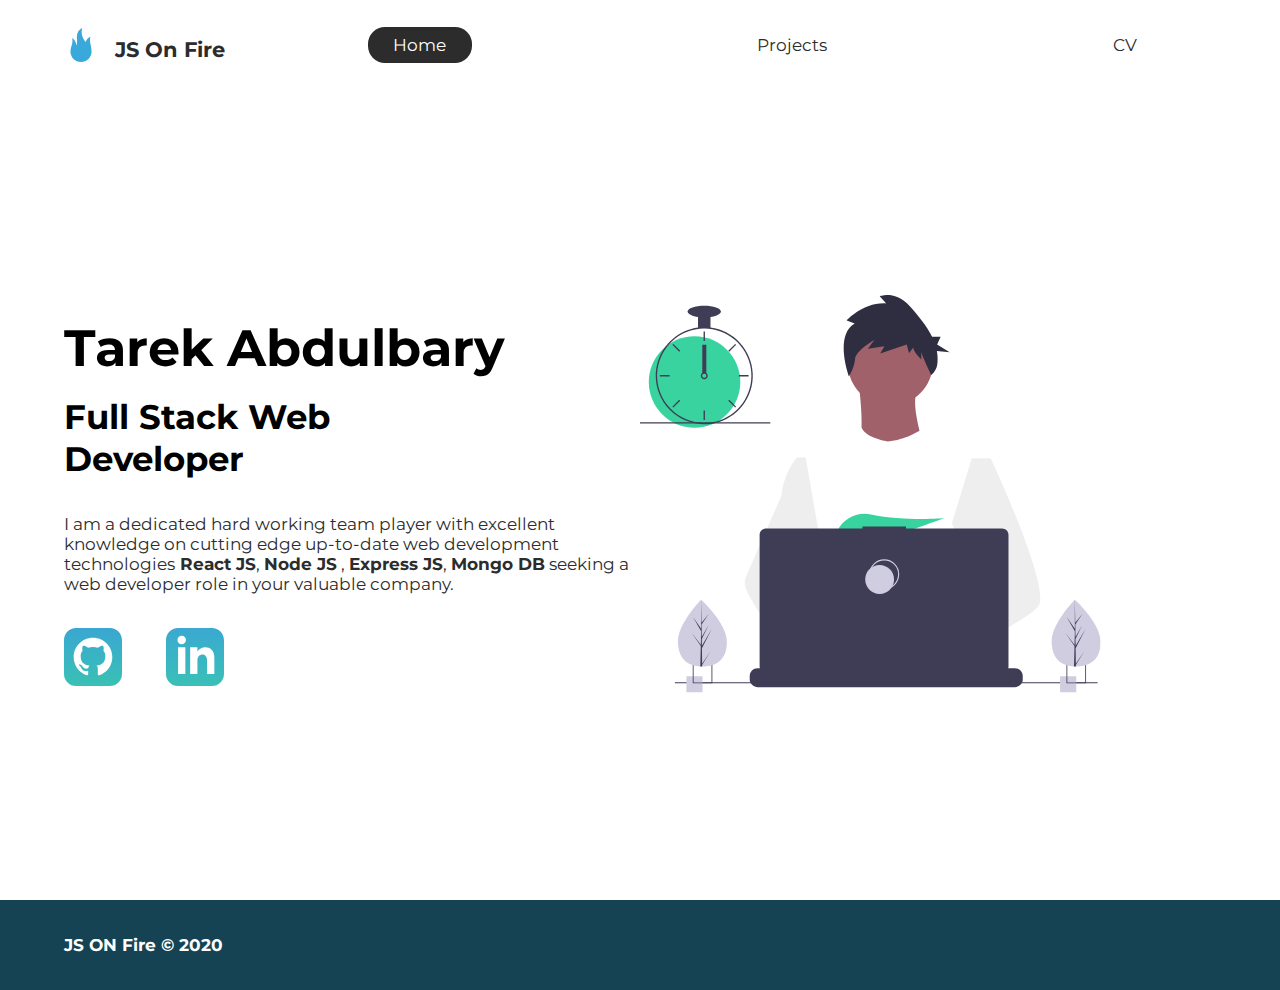
<file: index.html>
<!DOCTYPE html>
<html lang="en">
  <head>
    <meta charset="UTF-8" />
    <meta name="viewport" content="width=device-width, initial-scale=1.0" />
    <meta http-equiv="X-UA-Compatible" content="ie=edge" />
    <meta
      name="description"
      content="Tarek Abdulbary is a full stack web developer who specializes in React JS, ,Express JS,Node JS,Mongo DB,"
    />
    <meta name="robots" content="index,follow" />
    <link rel="icon" href="./img/me.svg" />
    <link
      href="https://fonts.googleapis.com/css?family=Montserrat:400,500&display=swap"
      rel="stylesheet"
    />
    <link
      rel="stylesheet"
      href="https://pro.fontawesome.com/releases/v5.10.0/css/all.css"
      integrity="sha384-AYmEC3Yw5cVb3ZcuHtOA93w35dYTsvhLPVnYs9eStHfGJvOvKxVfELGroGkvsg+p"
      crossorigin="anonymous"
    />
    <link rel="stylesheet" href="./styles/style.css" />
    <title>Tarek Abdulbary | Full Stack Developer</title>
  </head>
  <body>
    <header class="main-head">
      <nav>
        <a href="#">
          <div class="logo">
            <img
              src="./icons/fire-svgrepo-com.svg"
              class="fire-logo"
              alt="logo"
            />
            <h1>JS On Fire</h1>
          </div>
        </a>
        <ul>
          <li><a class="active" href="#">Home</a></li>
          <li><a href="./projects/">Projects</a></li>
          <li><a href="./cv/">CV</a></li>
        </ul>
      </nav>
    </header>
    <section class="intro">
      <div class="intro-text">
        <h2>Tarek Abdulbary</h2>
        <h3>
          Full Stack Web <br />
          Developer
        </h3>
        <p>
          I am a dedicated hard working team player with excellent knowledge on
          cutting edge up-to-date web development technologies<span
            class="tech"
          >
            React JS</span
          >, <span class="tech">Node JS</span> ,
          <span class="tech">Express JS</span>,
          <span class="tech">Mongo DB</span> seeking a web developer role in
          your valuable company.
        </p>
        <div class="intro-social">
          <a href="https://github.com/tarekRafat"
            ><img src="./icons/github.svg" alt="github-social-link"
          /></a>
          <a href="https://www.linkedin.com/in/trabdulbary/"
            ><img src="./icons/linked-in.svg" alt="linkedin-social-link"
          /></a>
        </div>
      </div>
      <div class="intro-images">
        <svg
          width="799"
          height="690"
          viewBox="0 0 799 690"
          fill="none"
          xmlns="http://www.w3.org/2000/svg"
        >
          <g id="undraw_dev_productivity_umsq (1) 1" clip-path="url(#clip0)">
            <path
              id="Vector"
              d="M516.92 624.636C516.92 624.636 512.16 626.266 504.42 628.576C487.31 633.706 455.65 642.216 428.82 643.916C405.72 645.396 386.2 641.836 382.63 626.766C381.1 620.286 383.27 614.956 388 610.576C402.12 597.486 439 592.796 468.25 591.186C476.51 590.736 484.15 590.526 490.51 590.446C501.31 590.306 508.39 590.526 508.39 590.526L508.56 591.186L516.92 624.636Z"
              fill="#A0616A"
            />
            <path
              id="Vector_2"
              d="M436.99 672.586C418.61 695.346 342.73 647.666 316.19 629.886C310.41 626.016 306.97 623.566 306.97 623.566L331.25 591.186L338.94 580.936C338.94 580.936 345.82 584.586 355.99 590.526C356.36 590.746 356.73 590.966 357.11 591.186C365.88 596.336 376.89 603.066 388 610.576C403.33 620.946 418.83 632.776 428.82 643.916C438.59 654.806 443.08 665.036 436.99 672.586Z"
              fill="#A0616A"
            />
            <g id="me">
              <path
                id="Vector_3"
                d="M434.672 191.952C475.283 191.607 507.926 158.406 507.582 117.795C507.237 77.1832 474.036 44.5403 433.425 44.8847C392.813 45.2291 360.17 78.4303 360.515 119.042C360.859 159.653 394.06 192.296 434.672 191.952Z"
                fill="#A0616A"
              />
              <path
                id="Vector_4"
                d="M379.477 155.65C379.477 155.65 394.216 259.972 373.002 271.875C351.787 283.779 499.929 283.588 499.929 283.588C499.929 283.588 466.124 193.284 480.809 165.449L379.477 155.65Z"
                fill="#A0616A"
              />
              <path
                id="Vector_5"
                d="M608.101 283.199L596.257 339.402L571.214 458.308L570.49 464.815L562.138 540.138L556.582 590.177L552.857 623.79C528.584 636.526 510.988 645.326 510.988 645.326C510.988 645.326 509.404 637.719 506.871 627.99C489.805 633.265 458.218 642.043 431.404 643.97C441.266 654.777 445.842 664.969 439.817 672.57C421.63 695.485 345.349 648.45 318.659 630.896C318.077 635.158 317.879 639.464 318.068 643.762L297.626 628.314L299.331 592.359L302.206 531.522L305.819 455.229C304.448 451.975 303.294 448.634 302.364 445.228C295.956 423.161 288.032 379.057 281.928 342.067C277.016 312.298 273.302 287.138 272.517 281.785C272.411 281.086 272.358 280.726 272.358 280.726L384.363 230.094C392.509 248.556 429.865 253.809 429.865 253.809C460.756 251.417 484.847 234.913 484.847 234.913L608.101 283.199Z"
                fill="white"
              />
              <path
                id="Vector_6"
                d="M372.285 49.3811L358.49 43.9934C358.49 43.9934 386.969 12.1 426.99 14.513L415.635 2.22366C415.635 2.22366 443.04 -9.01799 468.283 19.6674C481.553 34.7467 496.908 52.4737 506.557 72.5077L521.281 72.3829L515.251 85.9663L536.874 99.3152L514.777 97.0719C516.155 104.471 516.421 112.034 515.566 119.511C514.683 126.991 510.928 133.835 505.094 138.598V138.598C505.094 138.598 487.743 103.449 487.696 97.9443L487.813 111.705C487.813 111.705 473.959 99.4371 473.889 91.1807L466.471 100.877L462.593 85.7717L416.475 101.301L423.87 88.8526L395.157 93.2246L406.278 77.9923C406.278 77.9923 373.932 96.1568 372.811 111.304C371.689 126.452 362.299 140.875 362.299 140.875C362.299 140.875 336.213 70.3294 372.285 49.3811Z"
                fill="#2F2E41"
              />
              <path
                id="Vector_7"
                d="M690.215 540.422C682.794 548.605 664.338 560.992 641.951 574.422C633.623 579.413 624.757 584.559 615.71 589.676C594.122 601.889 571.514 614.001 552.857 623.79C528.584 636.526 510.988 645.326 510.988 645.326C510.988 645.326 509.403 637.719 506.871 627.99C503.48 614.968 498.397 598.141 493.184 590.715C493.002 590.456 492.82 590.218 492.638 589.979C491.121 588.022 489.601 586.885 488.112 586.897L562.138 540.138L594.127 519.926L570.489 464.814L540.842 395.683L557.908 339.727L575.062 283.479L608.101 283.199C608.101 283.199 619.243 306.985 633.514 340.166C635.647 345.128 637.851 350.299 640.096 355.64C669.469 425.394 706.176 522.836 690.215 540.422Z"
                fill="#EEEEEE"
              />
              <path
                id="Vector_8"
                d="M358.123 591.2C355.41 591.212 352.702 591.456 350.029 591.928C327.074 596.073 320.47 616.94 318.659 630.896C318.077 635.158 317.879 639.464 318.068 643.761L297.626 628.314L290.178 622.687C272.316 616.628 256.353 605.733 242.483 592.84C230.449 581.456 219.634 568.849 210.213 555.223C200.831 541.793 192.448 527.692 185.134 513.034C183.094 508.943 181.977 504.454 181.864 499.884C181.751 495.314 182.644 490.775 184.48 486.588L209.154 430.327L245.218 348.098C245.471 346.146 245.752 344.237 246.059 342.371C252.995 300.511 272.367 281.786 272.367 281.786L287.286 281.659L297.778 341.932L310.813 416.815L302.364 445.227L282.839 510.845L302.205 531.522L358.123 591.2Z"
                fill="#EEEEEE"
              />
            </g>
            <path
              id="Vector_9"
              d="M372.877 415.806L385.631 430.686C390.37 429.783 395.319 428.721 400.416 427.529L396.752 415.806L405.71 426.256C459.707 412.975 526.637 387.155 526.637 387.155C526.637 387.155 454.379 392.453 400.428 380.666C376.558 375.451 351.998 387.284 342.202 409.668C336.508 422.679 337.403 433.951 357.596 433.951C364.419 433.835 371.223 433.195 377.949 432.037L372.877 415.806Z"
              fill="#38D39F"
            />
            <path
              id="Vector_10"
              d="M663.65 660.386V666.456C663.654 668.122 663.345 669.774 662.74 671.326C662.472 672.018 662.147 672.687 661.77 673.326C660.578 675.326 658.887 676.983 656.862 678.133C654.838 679.283 652.549 679.887 650.22 679.886H203.67C201.342 679.887 199.053 679.283 197.028 678.133C195.003 676.983 193.312 675.326 192.12 673.326C191.743 672.687 191.419 672.018 191.15 671.326C190.546 669.774 190.237 668.122 190.24 666.456V660.386C190.24 658.622 190.587 656.876 191.262 655.246C191.936 653.616 192.926 652.136 194.173 650.888C195.42 649.641 196.901 648.652 198.53 647.977C200.16 647.302 201.906 646.955 203.67 646.956H229.41V644.126C229.41 644.052 229.425 643.979 229.453 643.911C229.481 643.843 229.522 643.782 229.574 643.73C229.626 643.678 229.688 643.636 229.756 643.608C229.824 643.58 229.897 643.566 229.97 643.566H243.4C243.474 643.566 243.547 643.58 243.615 643.608C243.683 643.636 243.745 643.678 243.797 643.73C243.849 643.782 243.89 643.843 243.918 643.911C243.946 643.979 243.96 644.052 243.96 644.126V646.956H252.35V644.126C252.35 644.052 252.365 643.979 252.393 643.911C252.421 643.843 252.462 643.782 252.514 643.73C252.566 643.678 252.628 643.636 252.696 643.608C252.764 643.58 252.837 643.566 252.91 643.566H266.34C266.414 643.566 266.487 643.58 266.555 643.608C266.623 643.636 266.684 643.678 266.736 643.73C266.789 643.782 266.83 643.843 266.858 643.911C266.886 643.979 266.9 644.052 266.9 644.126V646.956H275.3V644.126C275.3 644.052 275.315 643.979 275.343 643.911C275.371 643.843 275.412 643.782 275.464 643.73C275.516 643.678 275.578 643.636 275.646 643.608C275.714 643.58 275.787 643.566 275.86 643.566H289.29C289.364 643.566 289.437 643.58 289.505 643.608C289.573 643.636 289.634 643.678 289.686 643.73C289.739 643.782 289.78 643.843 289.808 643.911C289.836 643.979 289.85 644.052 289.85 644.126V646.956H298.24V644.126C298.24 644.052 298.255 643.979 298.283 643.911C298.311 643.843 298.352 643.782 298.404 643.73C298.456 643.678 298.518 643.636 298.586 643.608C298.654 643.58 298.727 643.566 298.8 643.566H312.23C312.304 643.566 312.377 643.58 312.445 643.608C312.513 643.636 312.574 643.678 312.626 643.73C312.678 643.782 312.72 643.843 312.748 643.911C312.776 643.979 312.79 644.052 312.79 644.126V646.956H321.18V644.126C321.18 644.052 321.194 643.979 321.223 643.911C321.251 643.843 321.292 643.782 321.344 643.73C321.396 643.678 321.458 643.636 321.526 643.608C321.594 643.58 321.667 643.566 321.74 643.566H335.17C335.244 643.566 335.317 643.58 335.385 643.608C335.453 643.636 335.514 643.678 335.566 643.73C335.618 643.782 335.66 643.843 335.688 643.911C335.716 643.979 335.73 644.052 335.73 644.126V646.956H344.13V644.126C344.13 644.052 344.145 643.979 344.173 643.911C344.201 643.843 344.242 643.782 344.294 643.73C344.346 643.678 344.408 643.636 344.476 643.608C344.544 643.58 344.617 643.566 344.69 643.566H358.12C358.194 643.566 358.267 643.58 358.335 643.608C358.403 643.636 358.464 643.678 358.516 643.73C358.569 643.782 358.61 643.843 358.638 643.911C358.666 643.979 358.68 644.052 358.68 644.126V646.956H367.07V644.126C367.07 644.052 367.085 643.979 367.113 643.911C367.141 643.843 367.182 643.782 367.234 643.73C367.286 643.678 367.348 643.636 367.416 643.608C367.484 643.58 367.557 643.566 367.63 643.566H472.83C472.904 643.566 472.977 643.58 473.045 643.608C473.113 643.636 473.174 643.678 473.227 643.73C473.279 643.782 473.32 643.843 473.348 643.911C473.376 643.979 473.39 644.052 473.39 644.126V646.956H481.79V644.126C481.79 644.052 481.804 643.979 481.833 643.911C481.861 643.843 481.902 643.782 481.954 643.73C482.006 643.678 482.068 643.636 482.136 643.608C482.204 643.58 482.277 643.566 482.35 643.566H495.78C495.928 643.567 496.07 643.627 496.175 643.732C496.279 643.836 496.339 643.978 496.34 644.126V646.956H504.73V644.126C504.73 644.052 504.745 643.979 504.773 643.911C504.801 643.843 504.842 643.782 504.894 643.73C504.946 643.678 505.008 643.636 505.076 643.608C505.144 643.58 505.217 643.566 505.29 643.566H518.72C518.794 643.566 518.867 643.58 518.935 643.608C519.003 643.636 519.065 643.678 519.117 643.73C519.169 643.782 519.21 643.843 519.238 643.911C519.266 643.979 519.28 644.052 519.28 644.126V646.956H527.67V644.126C527.67 644.052 527.685 643.979 527.713 643.911C527.741 643.843 527.782 643.782 527.834 643.73C527.886 643.678 527.948 643.636 528.016 643.608C528.084 643.58 528.157 643.566 528.23 643.566H541.66C541.734 643.566 541.807 643.58 541.875 643.608C541.943 643.636 542.005 643.678 542.057 643.73C542.109 643.782 542.15 643.843 542.178 643.911C542.206 643.979 542.22 644.052 542.22 644.126V646.956H550.62V644.126C550.62 644.052 550.635 643.979 550.663 643.911C550.691 643.843 550.732 643.782 550.784 643.73C550.836 643.678 550.898 643.636 550.966 643.608C551.034 643.58 551.107 643.566 551.18 643.566H564.61C564.757 643.568 564.898 643.628 565.001 643.733C565.104 643.837 565.161 643.979 565.16 644.126V646.956H573.56V644.126C573.56 644.052 573.575 643.979 573.603 643.911C573.631 643.843 573.672 643.782 573.724 643.73C573.776 643.678 573.838 643.636 573.906 643.608C573.974 643.58 574.047 643.566 574.12 643.566H587.55C587.624 643.566 587.697 643.58 587.765 643.608C587.833 643.636 587.895 643.678 587.947 643.73C587.999 643.782 588.04 643.843 588.068 643.911C588.096 643.979 588.11 644.052 588.11 644.126V646.956H596.5V644.126C596.5 644.052 596.515 643.979 596.543 643.911C596.571 643.843 596.612 643.782 596.664 643.73C596.716 643.678 596.778 643.636 596.846 643.608C596.914 643.58 596.987 643.566 597.06 643.566H610.49C610.564 643.566 610.637 643.58 610.705 643.608C610.773 643.636 610.835 643.678 610.887 643.73C610.939 643.782 610.98 643.843 611.008 643.911C611.036 643.979 611.05 644.052 611.05 644.126V646.956H650.22C651.984 646.955 653.731 647.302 655.36 647.977C656.99 648.652 658.471 649.641 659.718 650.888C660.965 652.136 661.954 653.616 662.629 655.246C663.304 656.876 663.651 658.622 663.65 660.386Z"
              fill="#3F3D56"
            />
            <path
              id="Vector_11"
              d="M793.5 671.326H60.5V673.326H793.5V671.326Z"
              fill="#3F3D56"
            />
            <path
              id="Vector_12"
              d="M627.694 404.757H461.251V401.326H385.78V404.757H218.651C215.665 404.757 212.801 405.943 210.69 408.054C208.578 410.166 207.392 413.029 207.392 416.015V643.927C207.392 646.913 208.578 649.776 210.69 651.888C212.801 653.999 215.665 655.185 218.651 655.185H627.694C630.68 655.185 633.544 653.999 635.655 651.888C637.767 649.776 638.953 646.913 638.953 643.927V416.015C638.953 414.537 638.662 413.073 638.096 411.707C637.53 410.341 636.701 409.1 635.655 408.054C634.61 407.009 633.369 406.18 632.003 405.614C630.637 405.048 629.173 404.757 627.694 404.757Z"
              fill="#3F3D56"
            />
            <path
              id="Vector_13"
              d="M423.5 509.326C437.307 509.326 448.5 498.133 448.5 484.326C448.5 470.519 437.307 459.326 423.5 459.326C409.693 459.326 398.5 470.519 398.5 484.326C398.5 498.133 409.693 509.326 423.5 509.326Z"
              stroke="#D0CDE1"
              stroke-width="2"
              stroke-miterlimit="10"
            />
            <path
              id="Vector_14"
              d="M415.5 518.326C429.307 518.326 440.5 507.133 440.5 493.326C440.5 479.519 429.307 468.326 415.5 468.326C401.693 468.326 390.5 479.519 390.5 493.326C390.5 507.133 401.693 518.326 415.5 518.326Z"
              fill="#D0CDE1"
            />
            <path
              id="Vector_15"
              d="M108.446 661.223H80.4463V689.223H108.446V661.223Z"
              fill="#D0CDE1"
            />
            <path
              id="Vector_16"
              d="M91.4502 639.223V673.223H125.45V639.223H91.4502ZM123.97 671.743H92.9202V640.703H123.97V671.743Z"
              fill="#3F3D56"
            />
            <path
              id="Vector_17"
              d="M756.446 661.223H728.446V689.223H756.446V661.223Z"
              fill="#D0CDE1"
            />
            <path
              id="Vector_18"
              d="M739.45 639.223V673.223H773.45V639.223H739.45ZM771.97 671.743H740.92V640.703H771.97V671.743Z"
              fill="#3F3D56"
            />
            <path
              id="Vector_19"
              d="M94.5802 230.113C138.399 230.113 173.921 194.592 173.921 150.773C173.921 106.955 138.399 71.4326 94.5802 71.4326C50.7617 71.4326 15.2397 106.955 15.2397 150.773C15.2397 194.592 50.7617 230.113 94.5802 230.113Z"
              fill="#38D39F"
            />
            <path
              id="Vector_20"
              d="M122.229 56.4899C115.045 55.5763 107.774 55.5763 100.59 56.4899C84.586 58.5913 69.5203 65.2398 57.181 75.6465C44.8417 86.0532 35.7467 99.7813 30.9754 115.202C28.8053 122.229 27.5764 129.514 27.3208 136.864C27.2848 137.886 27.2607 138.92 27.2607 139.954C27.283 162.264 36.1559 183.655 51.932 199.431C67.7082 215.207 89.0989 224.08 111.41 224.103C113.201 224.103 114.992 224.042 116.759 223.934C120.907 223.674 125.03 223.103 129.093 222.227C148.495 218.055 165.798 207.161 177.947 191.468C190.095 175.776 196.308 156.295 195.487 136.467C194.665 116.638 186.863 97.738 173.459 83.1039C160.054 68.4698 141.909 59.0435 122.229 56.4899H122.229ZM137.748 217.347H137.736C130.959 219.659 123.905 221.062 116.759 221.518C114.992 221.638 113.201 221.698 111.41 221.698C89.7377 221.672 68.961 213.051 53.6367 197.727C38.3123 182.402 29.6914 161.626 29.6649 139.954C29.6649 138.92 29.689 137.886 29.725 136.864C30.5514 115.744 39.5156 95.7617 54.7411 81.1008C69.9666 66.44 90.273 58.237 111.41 58.2089C130.776 58.21 149.513 65.0865 164.283 77.6131C179.052 90.1398 188.895 107.503 192.057 126.61C195.219 145.716 191.496 165.325 181.55 181.942C171.604 198.559 156.081 211.106 137.748 217.347H137.748Z"
              fill="#3F3D56"
            />
            <path
              id="Vector_21"
              d="M112.612 63.0176H110.208V79.8474H112.612V63.0176Z"
              fill="#3F3D56"
            />
            <path
              id="Vector_22"
              d="M57.8578 84.7018L56.1577 86.4019L68.0582 98.3023L69.7582 96.6022L57.8578 84.7018Z"
              fill="#3F3D56"
            />
            <path
              id="Vector_23"
              d="M34.4736 138.751V141.156H51.3034V138.751H34.4736Z"
              fill="#3F3D56"
            />
            <path
              id="Vector_24"
              d="M56.1578 193.506L57.8579 195.206L69.7584 183.306L68.0583 181.606L56.1578 193.506Z"
              fill="#3F3D56"
            />
            <path
              id="Vector_25"
              d="M153.062 96.6022L154.762 98.3022L166.662 86.4018L164.962 84.7017L153.062 96.6022Z"
              fill="#3F3D56"
            />
            <path
              id="Vector_26"
              d="M171.516 138.751V141.156H188.346V138.751H171.516Z"
              fill="#3F3D56"
            />
            <path
              id="Vector_27"
              d="M154.762 181.605L153.062 183.305L164.962 195.206L166.662 193.506L154.762 181.605Z"
              fill="#3F3D56"
            />
            <path
              id="Vector_28"
              d="M112.612 200.06H110.208V216.89H112.612V200.06Z"
              fill="#3F3D56"
            />
            <path
              id="Vector_29"
              d="M115.016 135.145C113.976 134.365 112.711 133.943 111.41 133.943C110.11 133.943 108.844 134.365 107.804 135.145C107.091 135.686 106.505 136.375 106.085 137.165C105.552 138.181 105.322 139.329 105.421 140.473C105.52 141.616 105.944 142.707 106.644 143.617C107.343 144.527 108.288 145.218 109.368 145.608C110.447 145.997 111.616 146.07 112.735 145.817C113.855 145.564 114.878 144.996 115.685 144.179C116.492 143.363 117.048 142.333 117.288 141.21C117.528 140.088 117.441 138.92 117.039 137.846C116.636 136.771 115.935 135.834 115.017 135.145H115.016ZM111.41 143.56C110.454 143.557 109.539 143.176 108.863 142.501C108.187 141.825 107.807 140.909 107.804 139.954C107.808 139.224 108.03 138.513 108.441 137.91C108.793 137.4 109.271 136.989 109.828 136.718C110.386 136.446 111.004 136.323 111.623 136.361C112.241 136.398 112.84 136.594 113.361 136.931C113.881 137.267 114.307 137.732 114.595 138.281C114.883 138.83 115.025 139.444 115.007 140.063C114.989 140.683 114.811 141.287 114.491 141.818C114.17 142.349 113.719 142.788 113.179 143.093C112.639 143.398 112.03 143.559 111.41 143.56V143.56Z"
              fill="#3F3D56"
            />
            <path
              id="Vector_30"
              d="M122.229 35.3687H100.591V57.007H122.229V35.3687Z"
              fill="#3F3D56"
            />
            <path
              id="Vector_31"
              d="M111.41 38.9748C127.344 38.9748 140.261 34.4 140.261 28.7567C140.261 23.1134 127.344 18.5386 111.41 18.5386C95.4757 18.5386 82.5586 23.1134 82.5586 28.7567C82.5586 34.4 95.4757 38.9748 111.41 38.9748Z"
              fill="#3F3D56"
            />
            <path id="clock-arrow" d="M115 86H108V135H115V86Z" fill="#3F3D56" />
            <path
              id="Vector_32"
              d="M226 220.44H0V222.844H226V220.44Z"
              fill="#3F3D56"
            />
            <g id="plant-left">
              <path
                id="Vector_33"
                d="M150.594 599.754C151.527 631.704 132.858 643.413 109.43 644.097C108.886 644.113 108.344 644.123 107.805 644.126C106.719 644.135 105.643 644.117 104.577 644.072C83.3891 643.193 66.6172 631.945 65.7495 602.232C64.8515 571.482 103.018 531.529 105.882 528.574L105.887 528.571C105.996 528.458 106.052 528.402 106.052 528.402C106.052 528.402 149.661 567.807 150.594 599.754Z"
                fill="#D0CDE1"
              />
              <path
                id="Vector_34"
                d="M107.744 639.255L122.626 617.124L107.774 641.636L107.805 644.126C106.719 644.135 105.643 644.117 104.577 644.072L105.315 612.06L105.295 611.813L105.322 611.766L105.393 608.741L89.0952 585.078L105.374 606.477L105.432 607.116L105.989 582.93L91.9122 558.397L106.029 578.681L105.882 528.574L105.882 528.407L105.887 528.571L106.821 568.062L119.651 552.021L106.863 571.464L107.143 593.098L118.949 571.984L107.187 596.279L107.343 608.308L124.512 578.897L107.395 612.505L107.744 639.255Z"
                fill="#3F3D56"
              />
            </g>
            <g id="plant-right">
              <path
                id="Vector_35"
                d="M798.594 599.754C799.527 631.704 780.858 643.413 757.43 644.097C756.886 644.113 756.344 644.123 755.805 644.126C754.719 644.135 753.643 644.117 752.577 644.072C731.389 643.193 714.617 631.945 713.749 602.232C712.851 571.482 751.018 531.529 753.882 528.574L753.887 528.571C753.996 528.458 754.052 528.402 754.052 528.402C754.052 528.402 797.661 567.807 798.594 599.754Z"
                fill="#D0CDE1"
              />
              <path
                id="Vector_36"
                d="M755.744 639.255L770.626 617.124L755.774 641.636L755.805 644.126C754.719 644.135 753.643 644.117 752.577 644.072L753.315 612.06L753.295 611.813L753.323 611.766L753.393 608.741L737.095 585.078L753.374 606.477L753.432 607.116L753.989 582.93L739.912 558.397L754.029 578.681L753.882 528.574L753.882 528.407L753.887 528.571L754.821 568.062L767.651 552.021L754.864 571.464L755.143 593.098L766.949 571.984L755.187 596.279L755.343 608.308L772.512 578.897L755.395 612.505L755.744 639.255Z"
                fill="#3F3D56"
              />
            </g>
          </g>
          <defs>
            <clipPath id="clip0">
              <rect width="798.627" height="689.223" fill="white" />
            </clipPath>
          </defs>
        </svg>
        <img class="splash" src="./img/splash.svg" alt="" />
      </div>
    </section>
    <footer>
      <h4>JS ON Fire &copy; 2020</h4>
      <ul>
        <li>
          <a href="https://www.facebook.com/tarek.rafat.35"
            ><i class="fab fa-facebook-square face-icon"></i
          ></a>
        </li>
        <li>
          <a href="https://www.youtube.com/channel/UCmj_obYLf4DOJem3ShnEQgA"
            ><i class="fab fa-youtube youtube-icon"></i
          ></a>
        </li>
      </ul>
    </footer>
  </body>
</html>
</file>
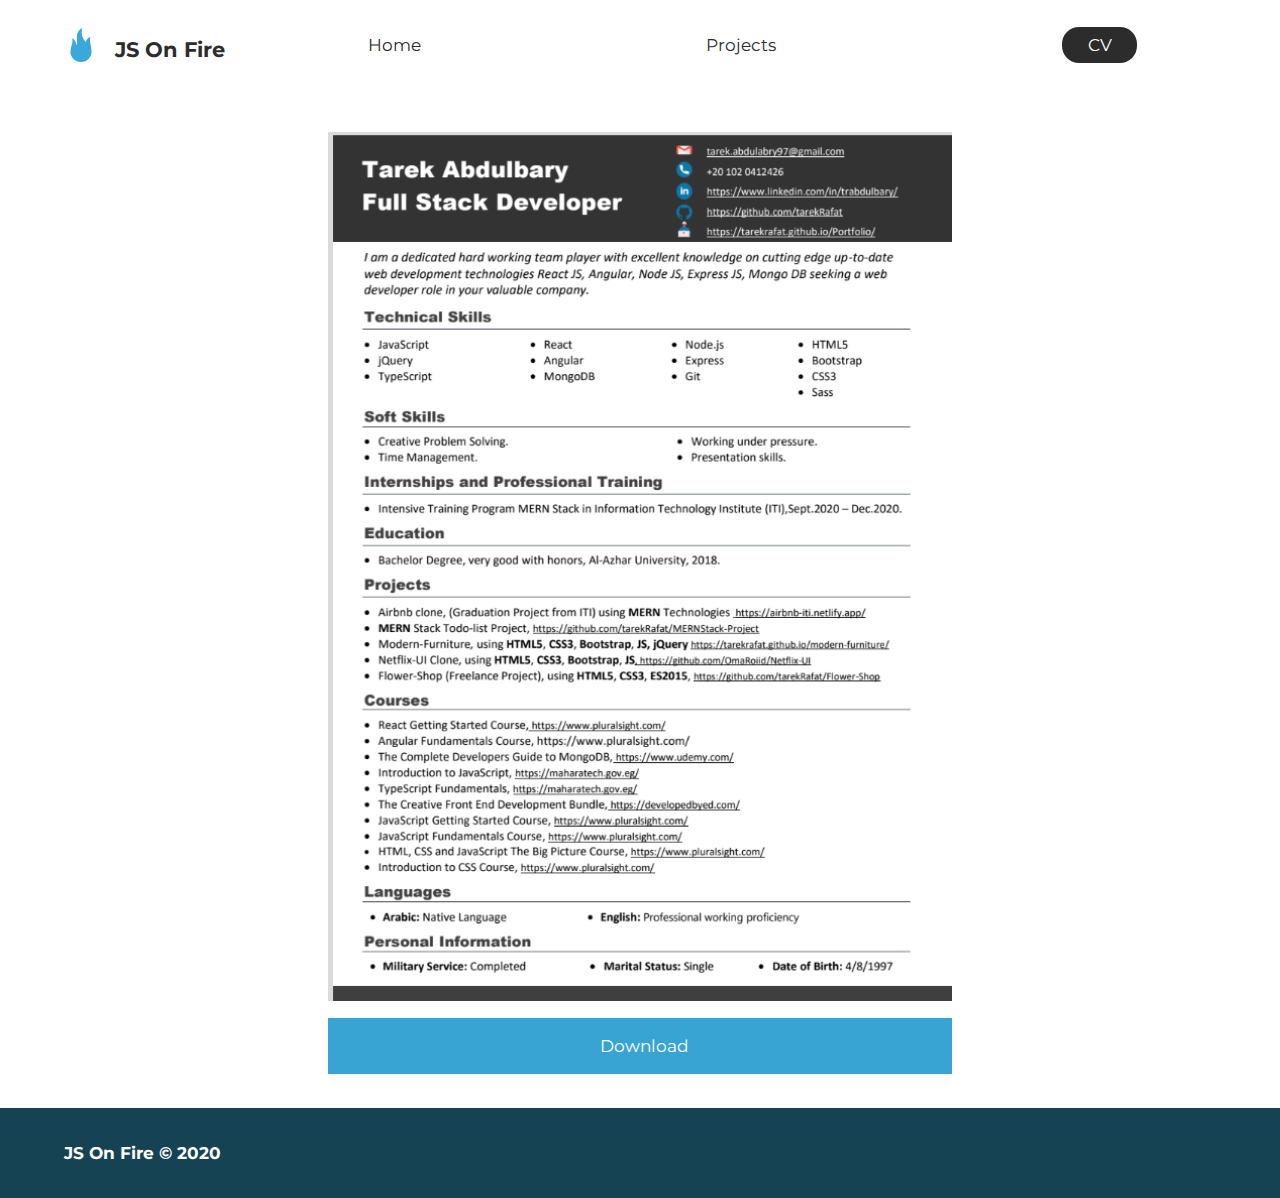
<file: cv/index.html>
<!DOCTYPE html>
<html lang="en">
  <head>
    <meta charset="UTF-8" />
    <meta name="viewport" content="width=device-width, initial-scale=1.0" />
    <meta http-equiv="X-UA-Compatible" content="ie=edge" />
    <meta
      name="description"
      content="Tarek Abdulbary is a full stack web developer who specializes in React JS, ,Express JS,Node JS,Mongo DB,"
    />
    <meta name="robots" content="index,follow" />
    <link rel="icon" href="./img/me.svg" />
    <link
      href="https://fonts.googleapis.com/css?family=Montserrat:400,500&display=swap"
      rel="stylesheet"
    />
    <link
      rel="stylesheet"
      href="https://pro.fontawesome.com/releases/v5.10.0/css/all.css"
      integrity="sha384-AYmEC3Yw5cVb3ZcuHtOA93w35dYTsvhLPVnYs9eStHfGJvOvKxVfELGroGkvsg+p"
      crossorigin="anonymous"
    />
    <link rel="stylesheet" href="../styles/style.css" />
    <title>Tarek Abdulbary | Full Stack Developer</title>
  </head>
  <body>
    <header class="main-head">
      <nav>
        <a href="../index.html">
          <div class="logo">
            <img
              src="../icons/fire-svgrepo-com.svg"
              class="fire-logo"
              alt="logo"
            />
            <h1>JS On Fire</h1>
          </div>
        </a>
        <ul>
          <li><a href="../index.html">Home</a></li>
          <li><a href="../projects/">Projects</a></li>
          <li><a class="active" href="./index.html">CV</a></li>
        </ul>
      </nav>
    </header>
    <section class="cv-section">
      <img src="../img/CV.png" alt="" />
      <a
        href="https://drive.google.com/file/d/12uDip1DHPtLwP36RxPKq4LL8hXa0SHkb/view?usp=sharing"
        class="download-btn"
        ><i class="fa fa-download"></i>Download</a
      >
    </section>
    <footer>
      <h4>JS On Fire &copy; 2020</h4>
      <ul>
        <li>
          <a href="https://www.facebook.com/tarek.rafat.35"
            ><i class="fab fa-facebook-square face-icon"></i
          ></a>
        </li>
        <li>
          <a href="https://www.youtube.com/channel/UCmj_obYLf4DOJem3ShnEQgA"
            ><i class="fab fa-youtube youtube-icon"></i
          ></a>
        </li>
      </ul>
    </footer>
  </body>
</html>
</file>
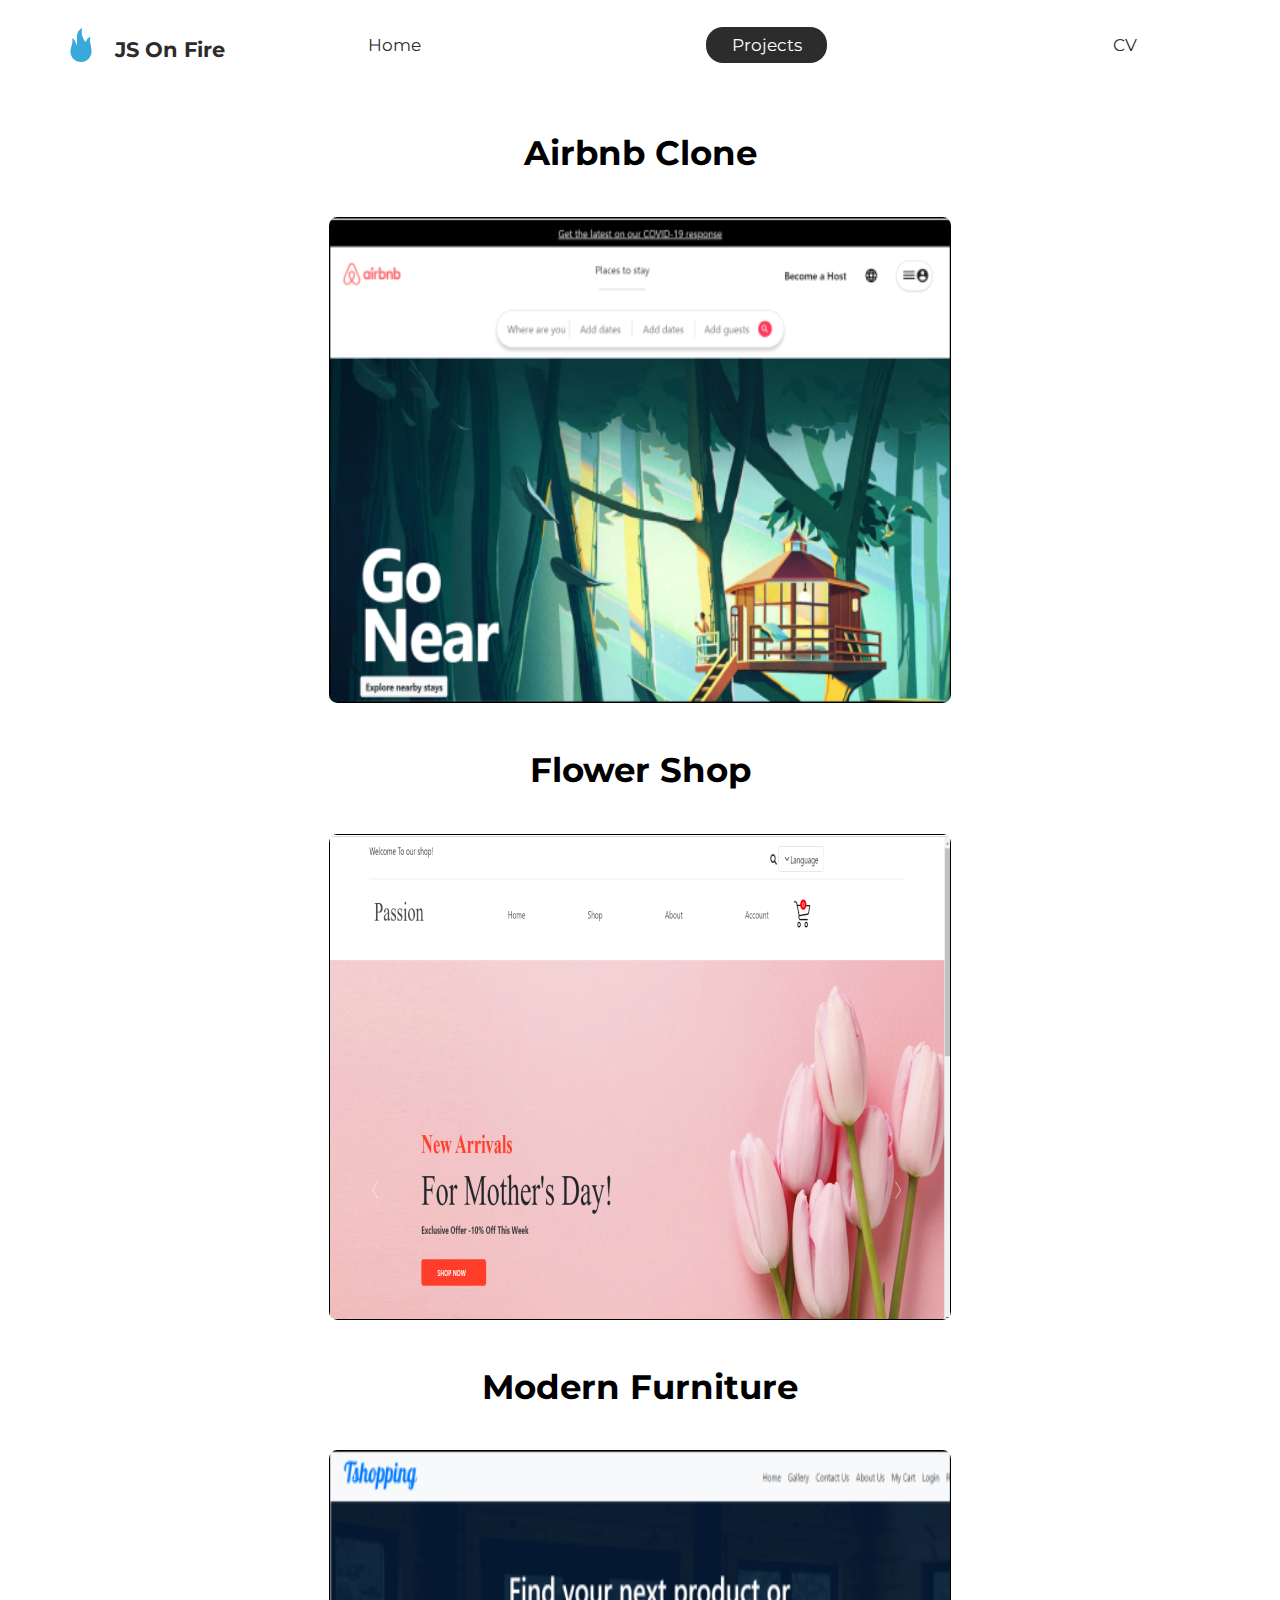
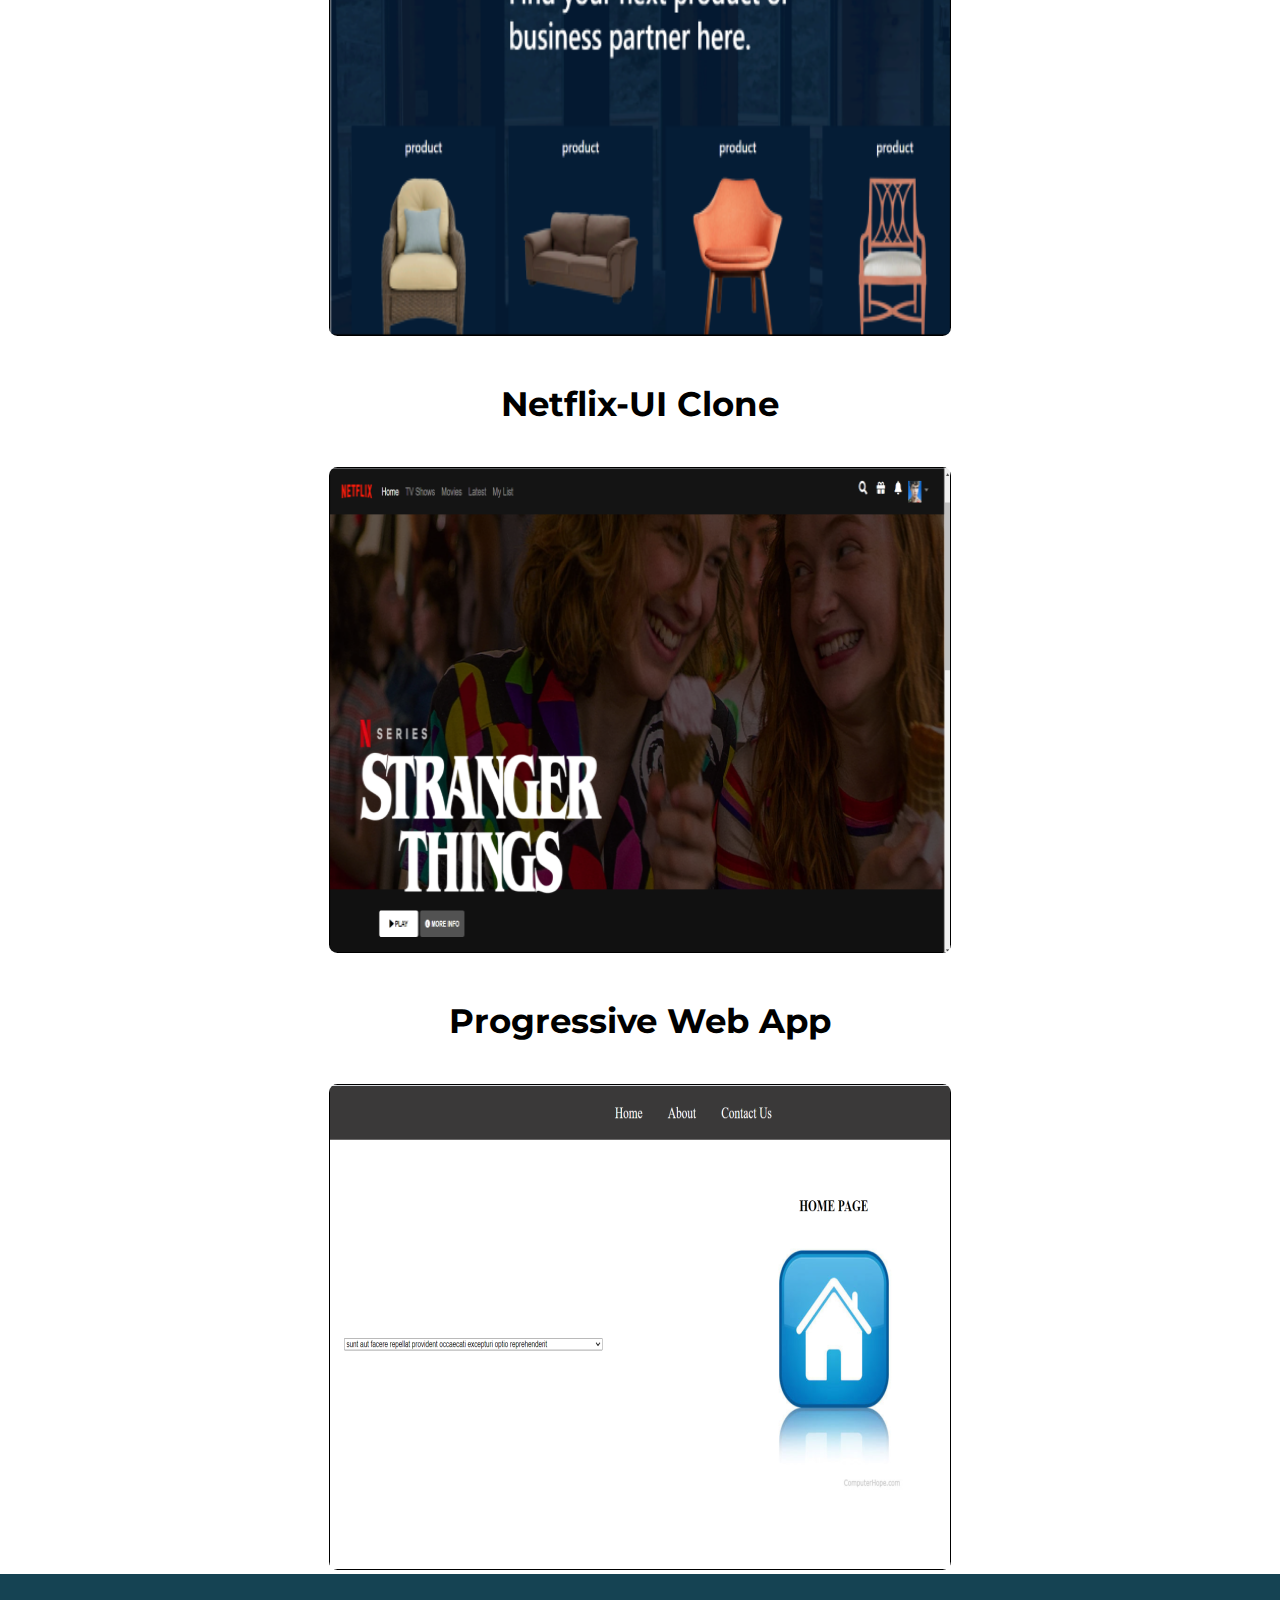
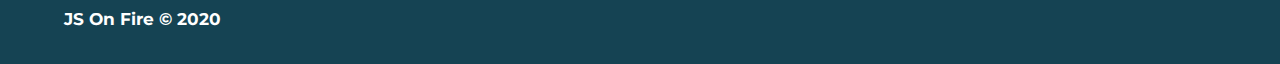
<file: projects/index.html>
<!DOCTYPE html>
<html lang="en">
  <head>
    <meta charset="UTF-8" />
    <meta name="viewport" content="width=device-width, initial-scale=1.0" />
    <meta http-equiv="X-UA-Compatible" content="ie=edge" />
    <meta
      name="description"
      content="Tarek Abdulbary is a full stack web developer who specializes in React JS, ,Express JS,Node JS,Mongo DB,"
    />
    <meta name="robots" content="index,follow" />
    <link rel="icon" href="./img/me.svg" />
    <link
      href="https://fonts.googleapis.com/css?family=Montserrat:400,500&display=swap"
      rel="stylesheet"
    />
    <link
      rel="stylesheet"
      href="https://pro.fontawesome.com/releases/v5.10.0/css/all.css"
      integrity="sha384-AYmEC3Yw5cVb3ZcuHtOA93w35dYTsvhLPVnYs9eStHfGJvOvKxVfELGroGkvsg+p"
      crossorigin="anonymous"
    />
    <link rel="stylesheet" href="../styles/style.css" />
    <title>Tarek Abdulbary | Full Stack Developer</title>
  </head>
  <body>
    <header class="main-head">
      <nav>
        <a href="../index.html">
          <div class="logo">
            <img
              src="../icons/fire-svgrepo-com.svg"
              class="fire-logo"
              alt="logo"
            />
            <h1>JS On Fire</h1>
          </div>
        </a>
        <ul>
          <li><a href="../index.html">Home</a></li>
          <li><a class="active" href="./index.html">Projects</a></li>
          <li><a href="../cv/">CV</a></li>
        </ul>
      </nav>
    </header>
    <section class="projects">
      <div class="travelly">
        <h2>Airbnb Clone</h2>
        <a href="https://airbnb-iti.netlify.app/"
          ><img src="../img/airbnb.png" alt="Airbnb Clone" class="airbnb"
        /></a>
      </div>
      <div class="travelly">
        <h2>Flower Shop</h2>
        <a href="http://passionflowers1.com/">
          <img
            src="../img/flower-shop.png"
            alt="furniture-project"
            class="flower"
        /></a>
      </div>
      <div class="travelly">
        <h2>Modern Furniture</h2>
        <a href="https://tarekrafat.github.io/modern-furniture/">
          <img
            src="../img/furnature.png"
            alt="furniture-project"
            class="furniture"
        /></a>
      </div>
      <div class="travelly">
        <h2>Netflix-UI Clone</h2>
        <a href="https://tarekrafat.github.io/Netflix-Clone/">
          <img src="../img/netflix.png" alt="furniture-project" class="flower"
        /></a>
      </div>
      <div class="travelly">
        <h2>Progressive Web App</h2>
        <a href="https://tarekrafat.github.io/PWA.github.io/">
          <img src="../img/PWA.png" alt="furniture-project" class="flower"
        /></a>
      </div>
    </section>
    <footer>
      <h4>JS On Fire &copy; 2020</h4>
      <ul>
        <li>
          <a href="https://www.facebook.com/tarek.rafat.35"
            ><i class="fab fa-facebook-square face-icon"></i
          ></a>
        </li>
        <li>
          <a href="https://www.youtube.com/channel/UCmj_obYLf4DOJem3ShnEQgA"
            ><i class="fab fa-youtube youtube-icon"></i
          ></a>
        </li>
      </ul>
    </footer>
  </body>
</html>
</file>
<file: styles/style.css>
/* Global Styles */
* {
  margin: 0;
  padding: 0;
  -webkit-box-sizing: border-box;
          box-sizing: border-box;
}

html {
  font-size: 62.5%;
}

body {
  font-family: "Montserrat", sans-serif;
}

h1 {
  font-size: 2.5rem;
}

li,
button,
label,
input,
a,
p {
  font-size: 2rem;
}

h2 {
  font-size: 4rem;
}

h3 {
  font-size: 2.5rem;
}

h4,
h5 {
  font-size: 2rem;
}

ul {
  list-style: none;
}

a {
  text-decoration: none;
  color: #2c2c2c;
}

.main-head {
  width: 95%;
  margin: 0 0 0 auto;
}

nav {
  display: -webkit-box;
  display: -ms-flexbox;
  display: flex;
  -webkit-box-pack: justify;
      -ms-flex-pack: justify;
          justify-content: space-between;
  -webkit-box-align: center;
      -ms-flex-align: center;
          align-items: center;
  -webkit-box-orient: horizontal;
  -webkit-box-direction: normal;
      -ms-flex-direction: row;
          flex-direction: row;
  min-height: 10vh;
  width: 60%;
  -ms-flex-wrap: wrap;
      flex-wrap: wrap;
}

nav .logo {
  display: -webkit-box;
  display: -ms-flexbox;
  display: flex;
  -webkit-box-pack: start;
      -ms-flex-pack: start;
          justify-content: flex-start;
  -webkit-box-align: center;
      -ms-flex-align: center;
          align-items: center;
  -webkit-box-orient: horizontal;
  -webkit-box-direction: normal;
      -ms-flex-direction: row;
          flex-direction: row;
  -webkit-box-flex: 1;
      -ms-flex: 1 1 10rem;
          flex: 1 1 10rem;
}

nav .logo h1 {
  margin-top: 1rem;
  margin-left: 2rem;
}

nav .logo h1:hover {
  color: #38a4d3;
}

nav .logo .fire-logo {
  height: 4rem;
  width: 4rem;
}

nav ul {
  display: -webkit-box;
  display: -ms-flexbox;
  display: flex;
  -ms-flex-pack: distribute;
      justify-content: space-around;
  -webkit-box-align: center;
      -ms-flex-align: center;
          align-items: center;
  -webkit-box-orient: horizontal;
  -webkit-box-direction: normal;
      -ms-flex-direction: row;
          flex-direction: row;
  -webkit-box-flex: 1;
      -ms-flex: 1 1 40rem;
          flex: 1 1 40rem;
}

.face-icon,
.youtube-icon {
  font-size: 3rem;
  color: white;
}

.face-icon:hover,
.youtube-icon:hover {
  cursor: pointer;
  color: #38a4d3;
}

.intro {
  min-height: 90vh;
  width: 90%;
  margin: auto;
  -ms-flex-wrap: wrap;
      flex-wrap: wrap;
  display: -webkit-box;
  display: -ms-flexbox;
  display: flex;
  -webkit-box-pack: justify;
      -ms-flex-pack: justify;
          justify-content: space-between;
  -webkit-box-align: center;
      -ms-flex-align: center;
          align-items: center;
  -webkit-box-orient: horizontal;
  -webkit-box-direction: normal;
      -ms-flex-direction: row;
          flex-direction: row;
}

.intro h2 {
  font-size: 6rem;
  padding-top: 2rem;
  background-clip: text;
  display: inline-block;
}

.intro h3 {
  font-size: 4rem;
  padding: 2rem 0rem;
}

.intro p {
  padding-top: 2rem;
  color: #2c2c2c;
}

.intro .tech {
  font-weight: bold;
}

.splash {
  position: absolute;
  top: 0%;
  right: 0%;
  height: 100%;
  z-index: -1;
}

.intro-social {
  margin-top: 4rem;
}

.intro-social a {
  margin-right: 5rem;
}

.active {
  background: #2c2c2c;
  color: white;
  padding: 1rem 3rem;
  border-radius: 2rem;
}

.intro-text,
.intro-images {
  -webkit-box-flex: 1;
      -ms-flex: 1 1 40rem;
          flex: 1 1 40rem;
}

#plant-left {
  -webkit-animation: plant 1.5s ease infinite alternate;
          animation: plant 1.5s ease infinite alternate;
}

#plant-right {
  -webkit-animation: plant 1.5s ease infinite alternate 0.5s;
          animation: plant 1.5s ease infinite alternate 0.5s;
}

#me {
  -webkit-animation: me 1s ease infinite alternate;
          animation: me 1s ease infinite alternate;
  -webkit-transform-origin: bottom;
          transform-origin: bottom;
}

#clock-arrow {
  -webkit-animation: clock 1.5s infinite linear;
          animation: clock 1.5s infinite linear;
  transform-box: fill-box;
  -webkit-transform-origin: bottom;
          transform-origin: bottom;
}

.airbnb,
.furniture,
.flower {
  width: 622px;
  height: 486px;
  border-radius: 1rem;
  border: none;
}

@-webkit-keyframes me {
  from {
    -webkit-transform: rotateZ(-5deg);
            transform: rotateZ(-5deg);
  }
  to {
    -webkit-transform: rotateZ(5deg);
            transform: rotateZ(5deg);
  }
}

@keyframes me {
  from {
    -webkit-transform: rotateZ(-5deg);
            transform: rotateZ(-5deg);
  }
  to {
    -webkit-transform: rotateZ(5deg);
            transform: rotateZ(5deg);
  }
}

@-webkit-keyframes plant {
  from {
    -webkit-transform: translateY(0%);
            transform: translateY(0%);
  }
  to {
    -webkit-transform: translateY(-30%);
            transform: translateY(-30%);
  }
}

@keyframes plant {
  from {
    -webkit-transform: translateY(0%);
            transform: translateY(0%);
  }
  to {
    -webkit-transform: translateY(-30%);
            transform: translateY(-30%);
  }
}

@-webkit-keyframes clock {
  from {
    -webkit-transform: rotateZ(0deg);
            transform: rotateZ(0deg);
  }
  to {
    -webkit-transform: rotateZ(360deg);
            transform: rotateZ(360deg);
  }
}

@keyframes clock {
  from {
    -webkit-transform: rotateZ(0deg);
            transform: rotateZ(0deg);
  }
  to {
    -webkit-transform: rotateZ(360deg);
            transform: rotateZ(360deg);
  }
}

.projects {
  width: 90%;
  margin: auto;
  min-height: 90vh;
  display: -webkit-box;
  display: -ms-flexbox;
  display: flex;
  -webkit-box-pack: justify;
      -ms-flex-pack: justify;
          justify-content: space-between;
  -webkit-box-align: center;
      -ms-flex-align: center;
          align-items: center;
  -webkit-box-orient: horizontal;
  -webkit-box-direction: normal;
      -ms-flex-direction: row;
          flex-direction: row;
  text-align: center;
  -ms-flex-wrap: wrap;
      flex-wrap: wrap;
}

.projects h2 {
  margin: 5rem;
}

.travelly,
.elena {
  -webkit-box-flex: 1;
      -ms-flex: 1 1 40rem;
          flex: 1 1 40rem;
}

.cv-section {
  padding: 2rem;
  min-height: 80vh;
  display: -webkit-box;
  display: -ms-flexbox;
  display: flex;
  -webkit-box-pack: space-evenly;
      -ms-flex-pack: space-evenly;
          justify-content: space-evenly;
  -webkit-box-align: center;
      -ms-flex-align: center;
          align-items: center;
  -webkit-box-orient: vertical;
  -webkit-box-direction: normal;
      -ms-flex-direction: column;
          flex-direction: column;
  margin-top: 3rem;
}

.cv-section img {
  width: 100%;
}

.cv-section .download-btn {
  width: 100%;
  padding: 2rem 2rem;
  text-align: center;
  margin: 2rem 0;
  border: 1px solid #38a4d3;
  background-color: white;
  -webkit-transition: 0.5s all ease-in-out;
  transition: 0.5s all ease-in-out;
}

.cv-section .download-btn:hover {
  cursor: pointer;
  background-color: #38a4d3;
  color: white;
}

.cv-section .download-btn .fa-download {
  margin-right: 1rem;
}

footer {
  background: #154353;
  color: white;
  min-height: 10vh;
  padding: 0% 5%;
  display: -webkit-box;
  display: -ms-flexbox;
  display: flex;
  -webkit-box-pack: start;
      -ms-flex-pack: start;
          justify-content: flex-start;
  -webkit-box-align: center;
      -ms-flex-align: center;
          align-items: center;
  -webkit-box-orient: horizontal;
  -webkit-box-direction: normal;
      -ms-flex-direction: row;
          flex-direction: row;
}

footer ul {
  -webkit-box-flex: 1;
      -ms-flex: 1 1 40rem;
          flex: 1 1 40rem;
  display: -webkit-box;
  display: -ms-flexbox;
  display: flex;
  -ms-flex-pack: distribute;
      justify-content: space-around;
  -webkit-box-align: center;
      -ms-flex-align: center;
          align-items: center;
  -webkit-box-orient: horizontal;
  -webkit-box-direction: normal;
      -ms-flex-direction: row;
          flex-direction: row;
}

footer h4 {
  -webkit-box-flex: 1;
      -ms-flex: 1 1 40rem;
          flex: 1 1 40rem;
}

@media screen and (max-width: 1332px) {
  html {
    font-size: 53%;
  }
  .splash {
    display: none;
  }
  svg {
    width: 80%;
  }
  nav {
    width: 100%;
  }
}

@media only screen and (min-width: 992px) {
  .cv-section {
    -webkit-box-orient: vertical;
    -webkit-box-direction: normal;
        -ms-flex-direction: column;
            flex-direction: column;
    -webkit-box-align: center;
        -ms-flex-align: center;
            align-items: center;
  }
  .cv-section img {
    width: 50%;
  }
  .cv-section .download-btn {
    margin: 2rem 0;
    width: 50%;
    text-align: center;
    background-color: #38a4d3;
    color: white;
  }
}

@media screen and (max-width: 754px) {
  html {
    font-size: 45%;
  }
  svg {
    height: 60%;
  }
  .main-head {
    width: 100%;
  }
  nav .logo {
    display: -webkit-box;
    display: -ms-flexbox;
    display: flex;
    -webkit-box-pack: center;
        -ms-flex-pack: center;
            justify-content: center;
    -webkit-box-align: center;
        -ms-flex-align: center;
            align-items: center;
    -webkit-box-orient: vertical;
    -webkit-box-direction: normal;
        -ms-flex-direction: column;
            flex-direction: column;
    -webkit-box-flex: 1;
        -ms-flex: 1 1 20rem;
            flex: 1 1 20rem;
    margin-top: 2rem;
  }
  nav ul {
    -webkit-box-flex: 1;
        -ms-flex: 1 1 60rem;
            flex: 1 1 60rem;
    margin: 2rem 0rem;
  }
  .intro-text {
    margin-top: 5rem;
    text-align: center;
  }
  .intro-images {
    text-align: center;
  }
  .intro-social {
    display: -webkit-box;
    display: -ms-flexbox;
    display: flex;
    -webkit-box-pack: center;
        -ms-flex-pack: center;
            justify-content: center;
    -webkit-box-align: center;
        -ms-flex-align: center;
            align-items: center;
    -webkit-box-orient: horizontal;
    -webkit-box-direction: normal;
        -ms-flex-direction: row;
            flex-direction: row;
  }
  .intro-social a {
    margin: 2rem;
  }
  .elena,
  .travelly {
    -webkit-box-flex: 1;
        -ms-flex: 1 1 50rem;
            flex: 1 1 50rem;
  }
  .elena img,
  .travelly img {
    width: 100%;
    height: 100%;
  }
  form {
    padding: 0rem;
    width: 100%;
  }
}
/*# sourceMappingURL=style.css.map */
</file>
